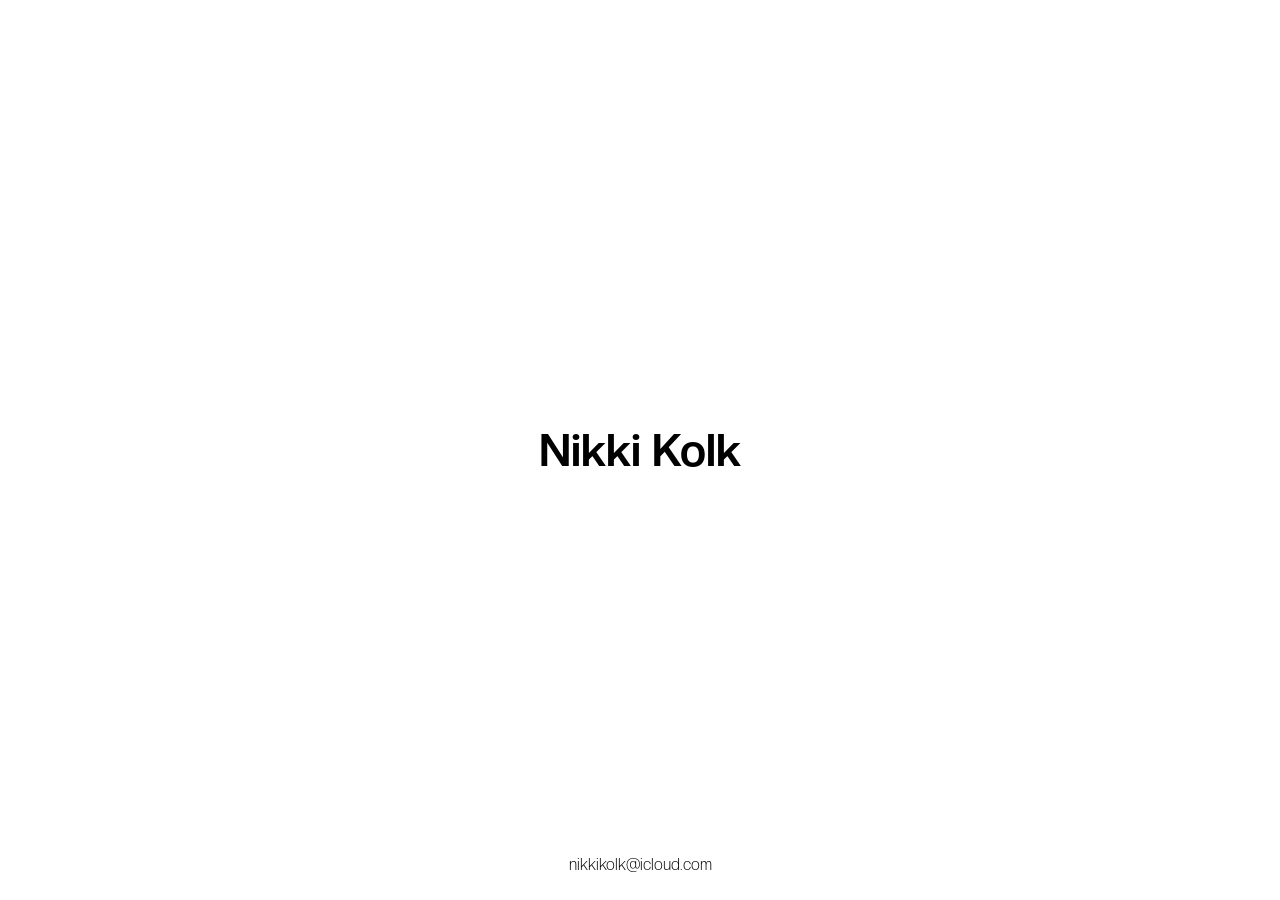
<file: index.html>
<!DOCTYPE html>
<html lang="en">

<head>
    <meta charset="UTF-8">
    <meta name="viewport" content="width=device-width, initial-scale=1.0">
    <title>Nikki Kolk</title>
    <meta name="description" content="fashion designer">

    <link rel="icon" href="sd32.png" sizes="32x32" type="image/png">
    <link rel="icon" type="image/png" sizes="96x96" href="sd96.png">
    <link rel="apple-touch-icon" href="sd180.png" sizes="180x180">

    <meta property="og:title" content="Nikki Kolk">
    <meta property="og:description" content="fashion designer">
    <meta property="og:image" content="sd180.png">
    <meta property="og:url" content="http://nikkikolk.com">
    <meta property="og:type" content="website">



    <link rel="stylesheet" href="nikki.css">
</head>

<style>
    a {
        -webkit-tap-highlight-color: transparent;
    }

    body {
        display: flex;
        justify-content: center;
        align-items: center;

        height: 100svh;
        width: 100vw;

    }

    #mid {
        height: 50svh;
        width: 50vw;
        text-align: center;
        display: flex;
        flex-direction: column;
        justify-content: center;

        cursor: pointer;



        transition: transform 0.2s ease-in-out;

    }

    #mid:hover {
        transform: scale(1.05);


    }

    #a {
        cursor: pointer;
    }


    #bottom {
        position: absolute;
        bottom: 0;

        display: flex;
        flex-direction: column;
        justify-content: center;
        align-items: center;
        transition: transform 0.1s ease-in-out;
    }



    #bottom p {
        padding: 2vw;
    }

    #copynot {
        position: absolute;
        margin-bottom: 5vw;
        display: none;
        cursor: pointer;
    }

    .big {
        font-size: 3.5vw;
    }







    @media (max-width: 600px) {

        #mid {
            width: 100vw;
            height: 100svh;
        }

        p {
            font-size: 4vw;

        }

        #mid:hover {
            transform: scale(1);
        }



        #bottom {
            margin: 3vw;
        }

        .big {
            font-size: 12vw;
        }

        #copynot {

            position: fixed;
            margin-bottom: 16vw;
            display: none;
        }
    }
</style>

<body>
    <a id="curs" href="fashion.html">
        <div id="mid">
            <p id="name" class="bold big"></p>
            <p id="bio"></p>
        </div>
    </a>

    <div id="bottom">
        <p id="copynot">copied!</p>
        <p id="email">nikkikolk@icloud.com</p>
    </div>

</body>

<script>

    //type
    function typeText(element, text, speed = 100, callback) {
        let i = 0;
        function typing() {
            if (i < text.length) {
                element.textContent += text.charAt(i);
                i++;
                setTimeout(typing, speed);
            } else {
                if (callback) callback(); // call next typing only once
            }
        }
        typing();
    }

    window.addEventListener("load", () => {
        const nameElement = document.getElementById("name");
        const bioElement = document.getElementById("bio");

        typeText(nameElement, "Nikki Kolk", 100, () => {
            typeText(bioElement, "Fashion Designer and Creative", 60);
        });
    });



    //EMAIL
    const emailElement = document.getElementById("email");

    emailElement.addEventListener("click", () => {
        const email = emailElement.textContent.trim();

        if (navigator.clipboard && navigator.clipboard.writeText) {
            // Modern browsers
            navigator.clipboard.writeText(email)
                .then(() => showCopied(email))
                .catch(err => console.error("Clipboard error:", err));
        } else {
            // Fallback for older browsers or restricted contexts
            const textarea = document.createElement("textarea");
            textarea.value = email;
            document.body.appendChild(textarea);
            textarea.select();
            try {
                document.execCommand("copy");
                showCopied(email);
            } catch (err) {
                console.error("Fallback copy failed:", err);
            }
            document.body.removeChild(textarea);
        }
    });

    const copynot = document.getElementById("copynot");

    function showCopied(original) {

        copynot.style.display = "block";
        setTimeout(() => {
            copynot.style.display = "none";

        }, 1000);
    }

</script>

</html>
</file>
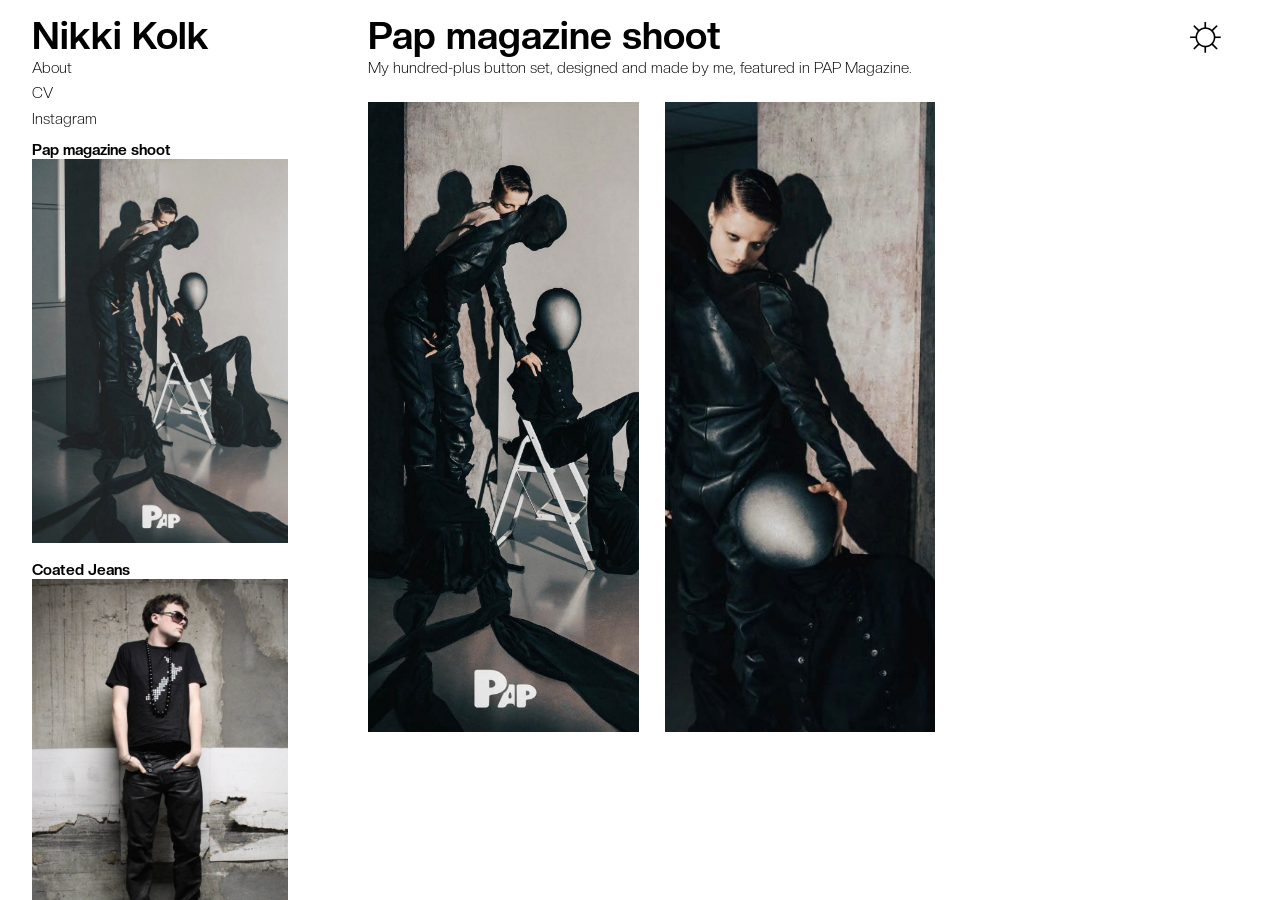
<file: fashion.html>
<!DOCTYPE html>
<html lang="en">

<head>
    <meta charset="UTF-8">
    <meta name="viewport" content="width=device-width, initial-scale=1.0">
    <title>Nikki Kolk</title>



    <link rel="stylesheet" href="nikki.css">

</head>

<style>
    p,
    a {
        font-size: 1.2vw;
        transition: color 0.6s ease-in-out;
    }

    .clickable {
        cursor: pointer;
    }

    #right {

        position: absolute;
        right: 0;
        width: 75%;
        height: 100%;
        /* background-color: rgb(254, 171, 255); */


        display: flex;
        justify-content: start;
        align-items: center;
        flex-direction: column;

        overflow-y: scroll;
    }

    #rightwidth {
        margin-top: 1vw;
        width: 90%;

        display: flex;
        /* background-color: blueviolet; */
    }

    #righttext {
        margin-bottom: 2vw;
        white-space: normal;

        overflow-wrap: break-word;
        /* break long words if needed */
        word-break: break-word;

    }

    #right img {
        width: 10vw;
    }

    #rightfill {}

    #images {
        width: 100%;

        display: grid;

        gap: 2vw;
        grid-template-columns: repeat(3, 1fr);
    }

    #images img {
        width: 100%;
        height: 70svh;
        object-fit: cover;

        opacity: 0;
        transition: filter 0.3s ease, opacity 0.3s ease;

    }

    #images img.loaded {
        opacity: 1;

    }

    #left {
        position: absolute;
        width: 25%;
        height: 100%;
        /* background-color: aqua; */

        overflow-y: auto;

        display: flex;
        justify-content: start;
        align-items: center;
        flex-direction: column;


    }

    #leftwidth {
        width: 80%;


    }

    #posts {


        display: flex;
        justify-content: center;
        align-items: start;
        text-align: left;

        flex-direction: column;
    }

    #posts div {
        margin-top: 1vw;
    }

    #left p {}




    #left img {
        width: 100%;
        height: 30vw;

        object-fit: cover;
        transform-origin: center center;

        transition: transform 0.3s ease, opacity 0.2s ease-in-out;


    }

    #left img.active-post {
        transform: scale(1);
        opacity: 0.9;
    }

    #left img:hover {
        opacity: 0.9;
    }

    #top {
        margin-top: 1vw;

        display: flex;
        flex-direction: column;
    }

    #top a {
        margin-top: 0.5vw;

    }

    #info {
        display: none;



        cursor: pointer;
    }

    #info img {
        margin-top: 1vw;
        width: 100%;
        height: 25vw;
    }

    #switch {
        width: auto;
        position: absolute;
        right: 4vw;
        top: 0vw;
        margin: 0;

        z-index: 20;

        font-size: 4vw;

        transition: transform 0.2s ease-in-out;
    }

    #switch:hover {
        transform: scale(1.05);
    }



    #linkdiv {}

    @media (max-width: 600px) {


        #left img.active-post {
            transform: scale(1.05);
            /* zoom in 10% */
        }

        p {
            font-size: 4vw;

        }

        .big {
            font-size: 8vw;
        }



        #left {
            position: absolute;
            width: 30%;
            height: 90%;

            bottom: 0;

            overflow-x: scroll;
            overflow-y: auto;

            display: flex;
            justify-content: start;
            align-items: center;
            flex-direction: column;


        }

        #leftwidth {
            display: flex;
            justify-content: center;
            align-items: center;
            flex-direction: column;

            width: auto;
            height: 100%;
        }



        #posts {
            width: 100%;
            height: 100%;

            display: flex;
            justify-content: start;
            align-items: center;


            flex-direction: column;

            margin-left: 0;



        }

        #posts div {



            display: flex;
            justify-content: center;
            align-items: center;
            text-align: left;

            flex-direction: column;


            height: 90vw;
            width: auto;




        }

        #posts p {
            font-size: 0;
            z-index: 2;
            width: auto;
            height: auto;
        }



        #left img {
            position: absolute;
            width: 70%;
            height: 40vw;


            object-fit: cover;
        }

        #linkdiv {


            position: relative;
            display: flex;

            justify-content: center;
            align-items: end;
        }

        /* #top p {
            margin: 2vw;
        }

        a {
            margin: 2vw;
        } */

        #top {
            /* background-color: aquamarine; */
            position: fixed;
            width: 100vw;
            top: 0;
            left: 0;
            height: 10%;
            display: flex;
            flex-direction: row;
            justify-content: space-around;
            align-items: center;
            margin-top: 0;




        }


        #top p {}

        #ig {}


        #right {

            position: absolute;
            right: 0;
            top: 10%;
            width: 70%;
            height: 90%;



            display: flex;
            justify-content: start;
            align-items: center;
            flex-direction: column;

            overflow-y: scroll;
        }

        #rightwidth {
            margin-top: 0vw;
            width: 90%;

        }

        #switch {
            position: absolute;

            display: none;
            width: auto;

            font-size: 8vw;

            right: 5vw;
            top: 0;

        }

        #images {
            width: auto;
            gap: 2vw;
            grid-template-columns: repeat(2, 1fr);
        }

        #images img {
            height: 40svh;
        }

        p,
        a {
            font-size: 4vw;

        }

        #infoimg {


            display: none;
        }

        #info {}

    }
</style>

<body>



    <div id="left">
        <div id="leftwidth">
            <div id="top">

                <p onclick="info()" class="bold clickable big">Nikki Kolk</p>



                <p onclick="info()">About</p>
                <a href="CV NIKKI KOLK.pdf" target="_blank">CV</a>

                <a id="ig" href="https://www.instagram.com/nikkikolk/" target="_blank">
                    Instagram
                </a>




            </div>


            <div id="posts" onclick="back()" class="clickable">



            </div>

        </div>

    </div>

    <div id="right">
        <div id="rightwidth">
            <div id="info">
                <p class="big bold">About me</p>
                <!-- <p class="big bold">Nikki Kolk</p> -->
                <p>Nikki Kolk, a fashion designer and creative based in Amsterdam. <br>
                    My work explores the intersection of traditional tailoring and modern expression. <br><br>
                    Born in 2005, I’ve been designing and creating garments from a young age. I studied Fashion
                    Tailoring at ROC Amsterdam Zuid, where I developed a strong technical foundation in design, pattern
                    construction and garment creation.<br><br>
                    I gained professional experience at Katharina Spitz and House of Denim Foundation, where I expanded
                    my understanding of design processes and garment making. I’m currently part of the House of Denim
                    Incubator Program, where I continue to focus on my practice while developing my own label, Nikki
                    Kolk. I aim to create timeless, expressive pieces that show craftsmanship.

                </p>
                <!-- <img id="infoimg"
                    src="https://scontent.cdninstagram.com/v/t51.82787-15/571711676_18387402718134998_5369752842998367666_n.jpg?stp=dst-jpg_e35_tt6&_nc_cat=100&ig_cache_key=Mzc1MDYyMDM1MDIzMzc2MTM5Ng%3D%3D.3-ccb1-7&ccb=1-7&_nc_sid=58cdad&efg=eyJ2ZW5jb2RlX3RhZyI6InhwaWRzLjcyMHg1NDAuc2RyLkMzIn0%3D&_nc_ohc=al0yCKaorG0Q7kNvwG3LlP5&_nc_oc=Adl6Ph3t6a1S6pRDynIgQIhlRnPbibHU2BoKNC5B0agqvlbV-F4cFvj6xraeDTyGGEI&_nc_ad=z-m&_nc_cid=0&_nc_zt=23&_nc_ht=scontent.cdninstagram.com&_nc_gid=XCGQpeBTsPreadKO8TDfvw&oh=00_Afhcuy2hbsd5L5TjNQD3KrrZYg8UECzrGFzDM2atoN_VbQ&oe=6912C815"
                    alt=""> -->
                <!-- <br><br><br><br>
                <img src="nik.png" alt=""> -->
            </div>

            <div id="rightfill">
                <div id="righttext">
                    <p id="head" class="big bold"></p>
                    <p id="description">
                    </p>
                </div>

                <div id="images">


                </div>
            </div>
            <p onclick="switchbg()" id="switch" class="clickable">☼</p>
        </div>


    </div>

</body>

<script>



    const rightfill = document.getElementById("rightfill");
    const infodiv = document.getElementById("info");

    function info() {

        if (infodiv.style.display !== 'block') {
            infodiv.style.display = 'block';
            rightfill.style.display = 'none';
        } else {
            infodiv.style.display = 'none';
            rightfill.style.display = 'block';

        }

    }

    function back() {

        infodiv.style.display = 'none';
        rightfill.style.display = 'block';

    }

    function infotoggle() {

    }

    function switchbg() {
        const body = document.body;
        const links = document.querySelectorAll("a");
        const sw = document.getElementById("switch");

        if (body.style.backgroundColor === "black") {
            // Switch to light mode
            body.style.backgroundColor = "white";
            body.style.color = "black";
            links.forEach(link => link.style.color = "black");

            sw.textContent = '☼';
            sw.style.fontSize = '';

        } else {
            // Switch to dark mode
            body.style.backgroundColor = "black";
            body.style.color = "white";
            links.forEach(link => link.style.color = "white");
            sw.textContent = '☾';


        }
    }
    const repoData = {
        "1": {
            "head": "Front-Flap Jeans",
            "description": "The fit is a Bootcut mid rise model with a front flap. I added side felled seam panels that end at the front & back. The denim has been ozoned and has been finished with a black leather coating. I also added dubbel pockets on the back.",
            "images": ["1/1.jpg", "1/2.jpg","1/3.jpg","1/4.jpg","1/5.jpg"]
        },
        "2": {
            "head": "Coated Jeans",
            "description": "These leather-coated jeans have a 4-button front closure. On the back, they feature an interesting curved yoke and back pockets that make both the front and back stand out.",
            "images": ["2/1.jpg", "2/2.jpg","2/4.jpg","2/5.jpg"]
        },
        "3": {
            "head": "Pap magazine shoot ",
            "description": "My hundred-plus button set, designed and made by me, featured in PAP Magazine.",
            "images": ["3/1.jpg", "3/2.jpeg"]
        }
    };

    // Variable required by your click setup script
    // Automatically finds the highest numerical folder ID available in your repoData
    const folderamount = Math.max(...Object.keys(repoData).map(Number));

    // Mocking global 'back()' function if it does not exist in your missing code chunks
    if (typeof back !== 'function') {
        function back() { console.log("'back()' function triggered."); }
    }

    // ==========================================
    // 2. REWRITTEN SIMULATED FETCH FUNCTIONS
    // ==========================================

    // Simulates the behavior of: fetch(`get.php?folder=...`)
    function mockFetchFolder(folderName) {
        return new Promise((resolve) => {
            setTimeout(() => {
                if (repoData[folderName]) {
                    resolve({
                        json: async () => JSON.parse(JSON.stringify(repoData[folderName]))
                    });
                } else {
                    resolve({
                        json: async () => ({ error: `Folder '${folderName}' not found` })
                    });
                }
            }, 50); // Small artificial latency for smooth loop parsing
        });
    }

    // ==========================================
    // 3. YOUR ORIGINAL JAVASCRIPT CORE
    // ==========================================

    async function getFolderData(folderName) {
        try {
            // CHANGED: Replaced native window.fetch with mockFetchFolder
            const response = await mockFetchFolder(folderName);
            const data = await response.json();

            if (data.error) {
                console.error(data.error);
                return;
            }

            const postsDiv = document.getElementById('posts');
            const post = document.createElement('div');

            // Scroll animation
            function scrolldown() {
                const left = document.getElementById("left");
                if (!left) return;

                setTimeout(() => {
                    const start = left.scrollTop;
                    const end = 80; // target scroll position
                    const duration = 1000; // 1 second
                    const startTime = performance.now();

                    function animateScroll(currentTime) {
                        const elapsed = currentTime - startTime;
                        const progress = Math.min(elapsed / duration, 1); // 0 to 1
                        const ease = 1 - Math.pow(1 - progress, 3); // ease-out cubic
                        left.scrollTop = start + (end - start) * ease;

                        if (progress < 1) requestAnimationFrame(animateScroll);
                    }

                    if (start < end) requestAnimationFrame(animateScroll);
                }, 1200);
            }

            scrolldown();

            // Set folder metadata
            post.dataset.folder = folderName;

            // Inner content: head and first image
            post.innerHTML = `
                <p class="bold">${data.head ? data.head : 'No head.txt found'}</p>
                ${data.images && data.images.length > 0 ? `<img src="${data.images[0]}" alt="">` : ''}
            `;

            // Append post to container
            postsDiv.appendChild(post);

            // Setup click listeners safely
            setupPostClickListeners();

        } catch (err) {
            console.error("Error loading folder:", folderName, err);
        }
    }

    async function loadAllFolders(maxFolder) {
        for (let i = maxFolder; i >= 1; i--) {
            await getFolderData(i.toString());
        }

        // Auto-click the highest folder (first one) after loading all
        const defaultPost = document.querySelector(`div[data-folder='${maxFolder}']`);
        if (defaultPost) defaultPost.click();
    }

    async function findHighestFolder() {
        let folder = 1;

        while (true) {
            try {
                // CHANGED: Replaced native window.fetch with mockFetchFolder
                const response = await mockFetchFolder(folder.toString());
                const data = await response.json();

                if (data.error) {
                    console.log("Highest folder found:", folder - 1);

                    // Load all folders from highest to 1
                    await loadAllFolders(folder - 1);
                    return;
                }

                folder++;
            } catch (err) {
                console.error("Error fetching folder:", folder, err);
                return;
            }
        }
    }

    function setupPostClickListeners() {
        const posts = document.querySelectorAll('#posts > div');
        let isLoading = false; // click lock

        posts.forEach(post => {
            // Only attach listener if not already attached
            if (!post.dataset.listenerAttached) {
                post.addEventListener('click', async (e) => {
                    e.stopPropagation();

                    if (isLoading) return; // prevent spam clicks
                    isLoading = true;

                    const folderName = post.dataset.folder;
                    console.log("Clicked folder:", folderName);

                    // Remove active class from all post images
                    posts.forEach(p => {
                        p.querySelectorAll('img').forEach(img => img.classList.remove('active-post'));
                    });

                    // Add active class to clicked post images
                    post.querySelectorAll('img').forEach(img => img.classList.add('active-post'));

                    try {
                        // CHANGED: Replaced native window.fetch with mockFetchFolder
                        const response = await mockFetchFolder(folderName);
                        const data = await response.json();

                        if (data.error) {
                            console.error(data.error);
                            return;
                        }

                        document.getElementById('rightfill').scrollTo({ top: 0, behavior: 'smooth' });

                        if (data.head) document.getElementById("head").textContent = data.head;
                        if (data.description) document.getElementById("description").textContent = data.description;

                        const imagesDiv = document.getElementById('images');
                        imagesDiv.innerHTML = '';

                        if (data.images && data.images.length > 0) {
                            const refreshToken = Date.now(); // single token for this fetch
                            data.images.forEach(imgName => {
                                const imgEl = document.createElement('img');
                                imgEl.src = imgName + '?_r=' + refreshToken;
                                imgEl.onload = () => imgEl.classList.add('loaded');
                                imagesDiv.appendChild(imgEl);
                            });
                        }

                        back();
                    } catch (error) {
                        console.error("Error loading folder:", error);
                    } finally {
                        isLoading = false; // unlock click after done
                    }
                });

                // mark listener as attached
                post.dataset.listenerAttached = "true";
            }
        });

        // auto-click default post
        const defaultPost = document.querySelector("div[data-folder='" + folderamount + "']");
        if (defaultPost) defaultPost.click();
    }

    // Initialize App Execution
    findHighestFolder();

    // Safe cache buster assignment for images present during initialization
    document.querySelectorAll("img").forEach(img => {
        try {
            const url = new URL(img.src, window.location.href);
            url.searchParams.set('t', Date.now());
            img.src = url.toString();
        } catch (e) {
            // Fallback for relative strings if modern URL interface errors out
            img.src = img.src + '?t=' + Date.now();
        }
    });


</script>

</html>
</file>
<file: nikki.css>
@font-face {
     font-family: 'creato-light';
     src: url('creato_display/CreatoDisplay-Light.otf') format('opentype');
     font-weight: normal;
     font-style: normal;
 }

 @font-face {
     font-family: 'creato-bold';
     src: url('creato_display/CreatoDisplay-Bold.otf') format('opentype');
     font-weight: normal;
     font-style: normal;
 }

 .bold {
     font-family: "creato-bold";

 }

 .big {
     font-size: 3vw;
 }

 a {
     color: black;
     text-decoration: none;
 }

 body {
     background-color: white;

     transition: background-color 0.6s ease-in-out;
 }

 body,
 html,
 p {
     margin: 0;
     padding: 0;

     font-family: 'creato-light';
 }

 @media (max-width: 600px) {
     .big {
         font-size: 8vw;
     }

   
 }
</file>
